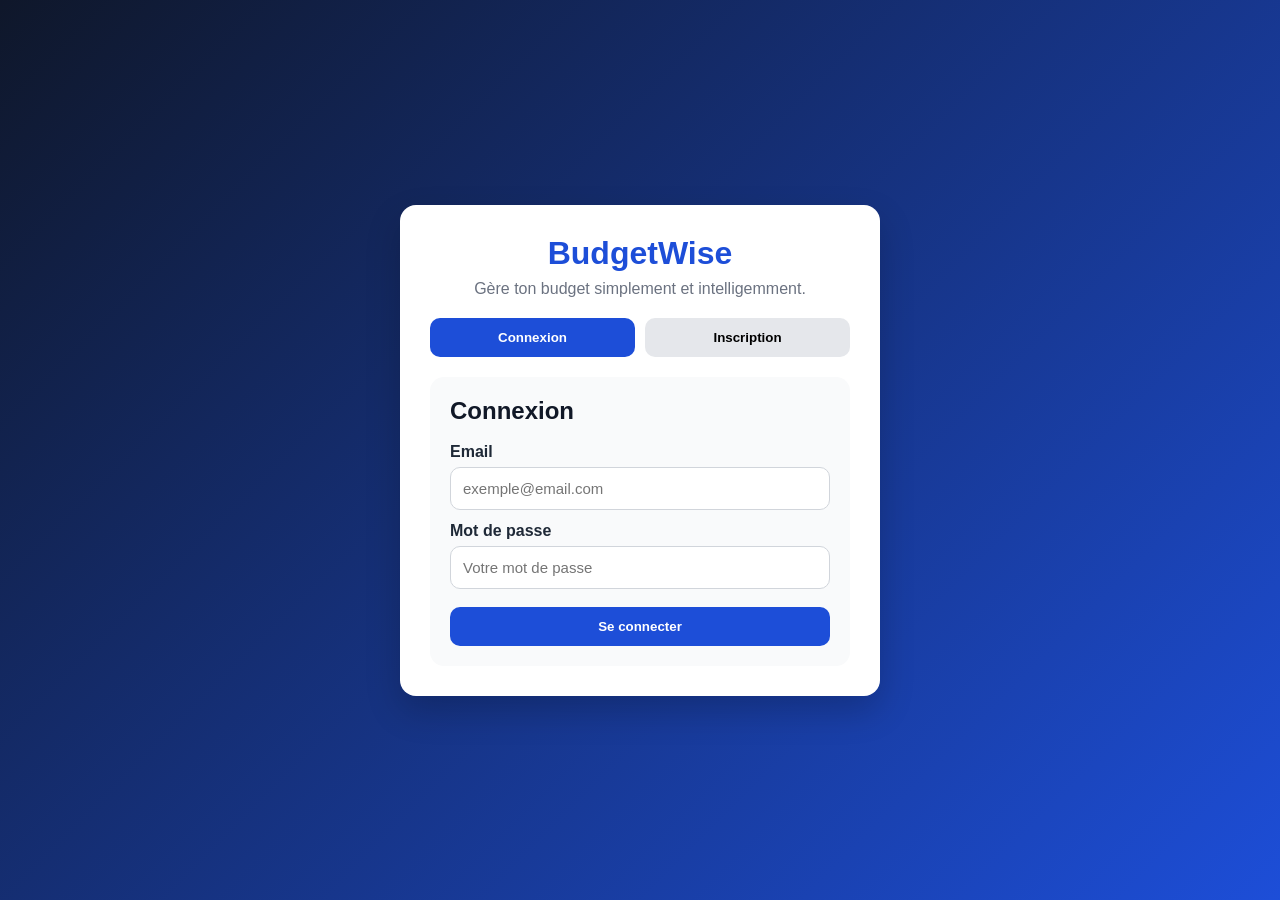
<file: index.html>
<!DOCTYPE html>
<html lang="fr">
<head>
  <meta charset="UTF-8" />
  <meta name="viewport" content="width=device-width, initial-scale=1.0" />
  <title>BudgetWise - Connexion</title>
  <link rel="stylesheet" href="style.css" />
</head>
<body class="auth-body">
  <div class="auth-container">
    <div class="brand-box">
      <h1>BudgetWise</h1>
      <p>Gère ton budget simplement et intelligemment.</p>
    </div>

    <div class="tabs">
      <button id="btnShowLogin" class="tab-btn active">Connexion</button>
      <button id="btnShowRegister" class="tab-btn">Inscription</button>
    </div>

    <div id="messageBox" class="message-box"></div>

    <section id="loginSection" class="form-card">
      <h2>Connexion</h2>
      <form id="loginForm">
        <label for="loginEmail">Email</label>
        <input type="email" id="loginEmail" placeholder="exemple@email.com" required />
        <label for="loginPassword">Mot de passe</label>
        <input type="password" id="loginPassword" placeholder="Votre mot de passe" required />
        <button type="submit" class="primary-btn">Se connecter</button>
      </form>
    </section>

    <section id="registerSection" class="form-card hidden">
      <h2>Inscription</h2>
      <form id="registerForm">
        <label for="registerName">Nom</label>
        <input type="text" id="registerName" placeholder="Votre nom" required />

        <label for="registerEmail">Email</label>
        <input type="email" id="registerEmail" placeholder="exemple@email.com" required />

        <label for="registerPassword">Mot de passe</label>
        <input type="password" id="registerPassword" placeholder="Minimum 6 caractères" required />

        <label for="registerConfirmPassword">Confirmer le mot de passe</label>
        <input type="password" id="registerConfirmPassword" placeholder="Répétez votre mot de passe" required />

        <label for="registerSalary">Salaire ($)</label>
        <input type="number" id="registerSalary" placeholder="2000" min="0" step="0.01" required />

        <label for="registerFrequence">Fréquence de paie</label>
        <select id="registerFrequence" required>
          <option value="">Choisir une fréquence</option>
          <option value="semaine">Chaque semaine</option>
          <option value="2semaines">Chaque 2 semaines</option>
        </select>

        <label for="registerDatePaie">Date de la prochaine paie</label>
        <input type="date" id="registerDatePaie" required />

        <button type="submit" class="primary-btn">Créer un compte</button>
      </form>
    </section>
  </div>

  <script src="api.js"></script>
  <script src="auth.js"></script>
</body>
</html>
</file>
<file: style.css>
* {
    margin: 0;
    padding: 0;
    box-sizing: border-box;
  }
  
  body {
    font-family: Arial, sans-serif;
    background: #f4f7fb;
    color: #1f2937;
  }
  
  .hidden {
    display: none;
  }
  
  .auth-body {
    min-height: 100vh;
    display: flex;
    justify-content: center;
    align-items: center;
    background: linear-gradient(135deg, #0f172a, #1d4ed8);
    padding: 20px;
  }
  
  .auth-container {
    width: 100%;
    max-width: 480px;
    background: #ffffff;
    border-radius: 16px;
    padding: 30px;
    box-shadow: 0 15px 35px rgba(0, 0, 0, 0.2);
  }
  
  .brand-box {
    text-align: center;
    margin-bottom: 20px;
  }
  
  .brand-box h1 {
    color: #1d4ed8;
    margin-bottom: 8px;
  }
  
  .brand-box p {
    color: #6b7280;
  }
  
  .tabs {
    display: flex;
    gap: 10px;
    margin-bottom: 20px;
  }
  
  .tab-btn {
    flex: 1;
    padding: 12px;
    border: none;
    background: #e5e7eb;
    border-radius: 10px;
    cursor: pointer;
    font-weight: bold;
  }
  
  .tab-btn.active {
    background: #1d4ed8;
    color: white;
  }
  
  .form-card {
    background: #f9fafb;
    padding: 20px;
    border-radius: 14px;
  }
  
  .form-card h2 {
    margin-bottom: 18px;
    color: #111827;
  }
  
  label {
    display: block;
    margin-top: 12px;
    margin-bottom: 6px;
    font-weight: bold;
  }
  
  input,
  select {
    width: 100%;
    padding: 12px;
    border: 1px solid #d1d5db;
    border-radius: 10px;
    outline: none;
    font-size: 15px;
  }
  
  input:focus,
  select:focus {
    border-color: #2563eb;
  }
  
  .primary-btn,
  .secondary-btn,
  .danger-btn {
    border: none;
    padding: 12px 16px;
    border-radius: 10px;
    cursor: pointer;
    font-weight: bold;
    transition: 0.2s;
  }
  
  .primary-btn {
    width: 100%;
    margin-top: 18px;
    background: #1d4ed8;
    color: white;
  }
  
  .primary-btn:hover {
    background: #1e40af;
  }
  
  .secondary-btn {
    background: #e5e7eb;
    color: #111827;
  }
  
  .secondary-btn:hover {
    background: #d1d5db;
  }
  
  .danger-btn {
    background: #dc2626;
    color: white;
  }
  
  .danger-btn:hover {
    background: #b91c1c;
  }
  
  .message-box {
    margin-bottom: 14px;
    padding: 12px;
    border-radius: 10px;
    display: none;
  }
  
  .message-box.success {
    display: block;
    background: #dcfce7;
    color: #166534;
  }
  
  .message-box.error {
    display: block;
    background: #fee2e2;
    color: #991b1b;
  }
  
  .dashboard-body {
    min-height: 100vh;
  }
  
  .topbar {
    background: #0f172a;
    color: white;
    padding: 20px 30px;
    display: flex;
    justify-content: space-between;
    align-items: center;
    gap: 20px;
    flex-wrap: wrap;
  }
  
  .topbar h1 {
    margin-bottom: 4px;
  }
  
  .topbar p {
    color: #cbd5e1;
  }
  
  .topbar-actions {
    display: flex;
    gap: 10px;
  }
  
  .dashboard-container {
    padding: 25px;
    max-width: 1400px;
    margin: 0 auto;
  }
  
  .summary-grid {
    display: grid;
    grid-template-columns: repeat(3, 1fr);
    gap: 18px;
    margin-bottom: 22px;
  }
  
  .summary-card {
    background: white;
    padding: 20px;
    border-radius: 16px;
    box-shadow: 0 8px 20px rgba(0, 0, 0, 0.06);
  }
  
  .summary-card h3 {
    margin-bottom: 10px;
    color: #6b7280;
    font-size: 16px;
  }
  
  .summary-card p {
    font-size: 28px;
    font-weight: bold;
  }
  
  .summary-card.highlight {
    background: #1d4ed8;
    color: white;
  }
  
  .summary-card.highlight h3 {
    color: #dbeafe;
  }
  
  .content-grid,
  .charts-grid {
    display: grid;
    grid-template-columns: 1fr 1fr;
    gap: 18px;
    margin-bottom: 22px;
  }
  
  .card {
    background: white;
    padding: 22px;
    border-radius: 16px;
    box-shadow: 0 8px 20px rgba(0, 0, 0, 0.06);
  }
  
  .card h2 {
    margin-bottom: 16px;
  }
  
  .alerts-list {
    list-style: none;
  }
  
  .alerts-list li {
    background: #fff7ed;
    border-left: 5px solid #f97316;
    padding: 12px;
    margin-bottom: 10px;
    border-radius: 8px;
  }
  
  .table-wrapper {
    overflow-x: auto;
  }
  
  table {
    width: 100%;
    border-collapse: collapse;
  }
  
  th,
  td {
    padding: 12px;
    border-bottom: 1px solid #e5e7eb;
    text-align: left;
  }
  
  th {
    background: #f9fafb;
  }
  
  .tips-box p {
    background: #eff6ff;
    padding: 12px;
    border-left: 5px solid #2563eb;
    border-radius: 8px;
    margin-bottom: 10px;
  }
  
  @media (max-width: 900px) {
    .summary-grid,
    .content-grid,
    .charts-grid {
      grid-template-columns: 1fr;
    }
  
    .topbar {
      flex-direction: column;
      align-items: flex-start;
    }
  
    .topbar-actions {
      width: 100%;
      display: flex;
      flex-wrap: wrap;
    }
  }
  .forgot-btn {
    background: none;
    border: none;
    color: #2563eb;
    cursor: pointer;
    font-size: 13px;
    margin-top: 4px;
    text-decoration: underline;
  }
</file>
